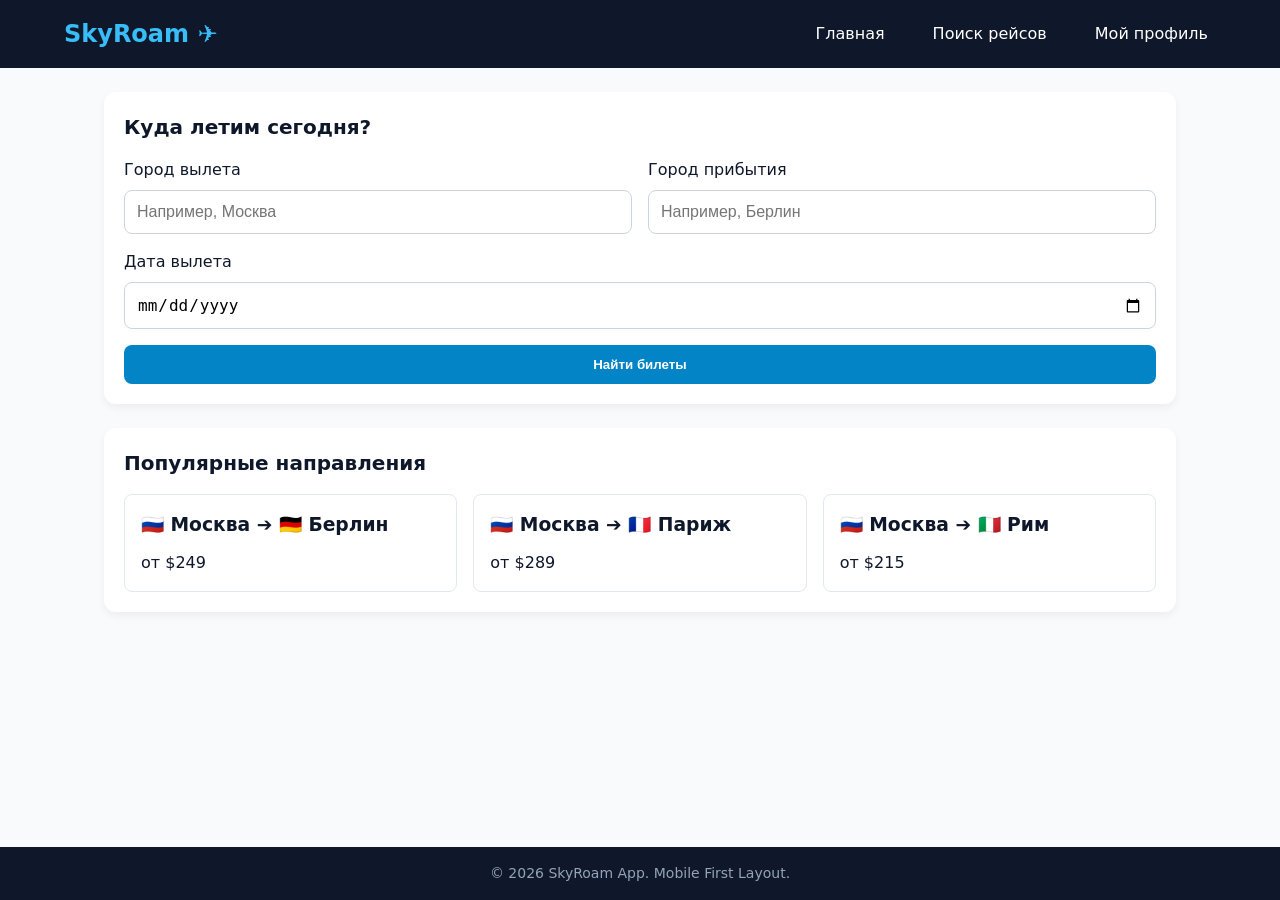
<file: index.html>
<!DOCTYPE html>
<html lang="ru">
<head>
  <meta charset="UTF-8">
  <!-- Обязательный тег масштабирования по заданию -->
  <meta name="viewport" content="width=device-width, initial-scale=1.0, maximum-scale=1.0, user-scalable=no">
  <title>SkyRoam | Главная</title>
  <link rel="stylesheet" href="css/style.css">
</head>
<body>

  <header>
    <nav>
      <a href="index.html" class="logo">SkyRoam ✈️</a>
      <ul class="nav-links">
        <li><a href="index.html">Главная</a></li>
        <li><a href="catalog.html">Поиск рейсов</a></li>
        <li><a href="profile.html">Мой профиль</a></li>
      </ul>
    </nav>
  </header>

  <main>
    <section>
      <h1>Куда летим сегодня?</h1>
      <form action="catalog.html">
        <div class="form-row">
          <div class="form-group">
            <label>Город вылета</label>
            <input type="text" placeholder="Например, Москва">
          </div>
          <div class="form-group">
            <label>Город прибытия</label>
            <input type="text" placeholder="Например, Берлин">
          </div>
        </div>
        <div class="form-group">
          <label>Дата вылета</label>
          <input type="date">
        </div>
        <button type="submit" class="btn">Найти билеты</button>
      </form>
    </section>

    <section>
      <h2>Популярные направления</h2>
      <div class="grid">
        <div class="card">
          <h3>🇷🇺 Москва ➔ 🇩🇪 Берлин</h3>
          <p>от $249</p>
        </div>
        <div class="card">
          <h3>🇷🇺 Москва ➔ 🇫🇷 Париж</h3>
          <p>от $289</p>
        </div>
        <div class="card">
          <h3>🇷🇺 Москва ➔ 🇮🇹 Рим</h3>
          <p>от $215</p>
        </div>
      </div>
    </section>
  </main>

  <footer>
    <p>© 2026 SkyRoam App. Mobile First Layout.</p>
  </footer>

</body>
</html>
</file>
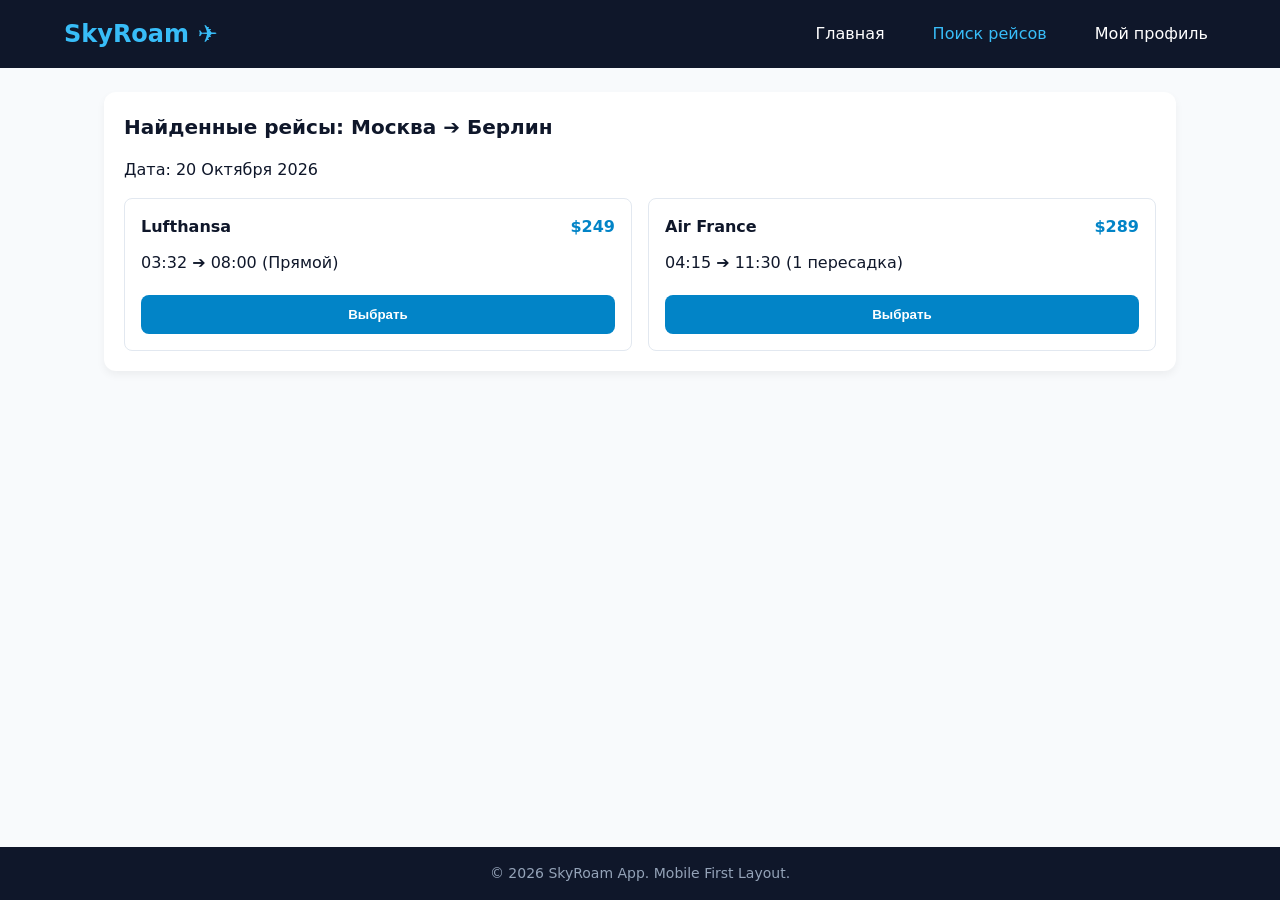
<file: catalog.html>
<!DOCTYPE html>
<html lang="ru">
<head>
  <meta charset="UTF-8">
  <meta name="viewport" content="width=device-width, initial-scale=1.0, maximum-scale=1.0, user-scalable=no">
  <title>SkyRoam | Результаты поиска</title>
  <link rel="stylesheet" href="css/style.css">
</head>
<body>

  <header>
    <nav>
      <a href="index.html" class="logo">SkyRoam ✈️</a>
      <ul class="nav-links">
        <li><a href="index.html">Главная</a></li>
        <li><a href="catalog.html" style="color: #38bdf8;">Поиск рейсов</a></li>
        <li><a href="profile.html">Мой профиль</a></li>
      </ul>
    </nav>
  </header>

  <main>
    <section>
      <h1>Найденные рейсы: Москва ➔ Берлин</h1>
      <p style="margin-bottom: 1rem;">Дата: 20 Октября 2026</p>
      
      <div class="grid">
        <article class="card">
          <div style="display: flex; justify-content: space-between;">
            <strong>Lufthansa</strong>
            <span style="color: #0284c7; font-weight: bold;">$249</span>
          </div>
          <p>03:32 ➔ 08:00 (Прямой)</p>
          <button class="btn" style="margin-top: 0.5rem;">Выбрать</button>
        </article>

        <article class="card">
          <div style="display: flex; justify-content: space-between;">
            <strong>Air France</strong>
            <span style="color: #0284c7; font-weight: bold;">$289</span>
          </div>
          <p>04:15 ➔ 11:30 (1 пересадка)</p>
          <button class="btn" style="margin-top: 0.5rem;">Выбрать</button>
        </article>
      </div>
    </section>
  </main>

  <footer>
    <p>© 2026 SkyRoam App. Mobile First Layout.</p>
  </footer>

</body>
</html>
</file>
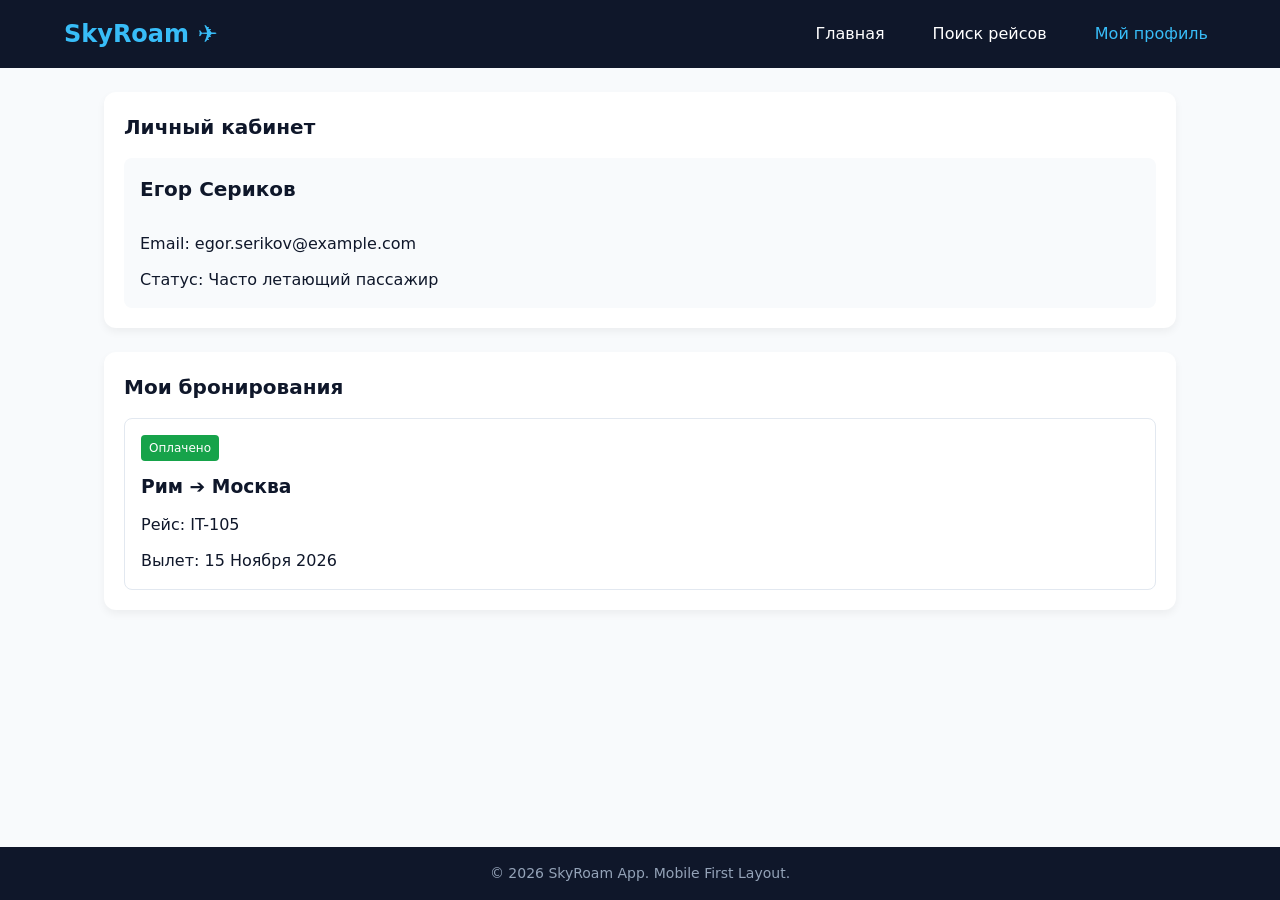
<file: profile.html>
<!DOCTYPE html>
<html lang="ru">
<head>
  <meta charset="UTF-8">
  <meta name="viewport" content="width=device-width, initial-scale=1.0, maximum-scale=1.0, user-scalable=no">
  <title>SkyRoam | Мой профиль</title>
  <link rel="stylesheet" href="css/style.css">
</head>
<body>

  <header>
    <nav>
      <a href="index.html" class="logo">SkyRoam ✈️</a>
      <ul class="nav-links">
        <li><a href="index.html">Главная</a></li>
        <li><a href="catalog.html">Поиск рейсов</a></li>
        <li><a href="profile.html" style="color: #38bdf8;">Мой профиль</a></li>
      </ul>
    </nav>
  </header>

  <main>
    <section>
      <h1>Личный кабинет</h1>
      <div class="form-row">
        <div class="card" style="flex: 1; border: none; background: #f8fafc;">
          <h2>Егор Сериков</h2>
          <p>Email: egor.serikov@example.com</p>
          <p>Статус: Часто летающий пассажир</p>
        </div>
      </div>
    </section>

    <section>
      <h2>Мои бронирования</h2>
      <div class="grid">
        <article class="card">
          <span style="background: #16a34a; color: white; padding: 0.25rem 0.5rem; border-radius: 0.25rem; font-size: 0.75rem; width: fit-content;">Оплачено</span>
          <h3>Рим ➔ Москва</h3>
          <p>Рейс: IT-105</p>
          <p>Вылет: 15 Ноября 2026</p>
        </article>
      </div>
    </section>
  </main>

  <footer>
    <p>© 2026 SkyRoam App. Mobile First Layout.</p>
  </footer>

</body>
</html>
</file>
<file: css/style.css>
/* =======================================================
   1. СБРОС СТИЛЕЙ (CSS Reset / Normalize)
   ======================================================= */
*, *::before, *::after {
  box-sizing: border-box;
  margin: 0;
  padding: 0;
}
html {
  font-size: 16px; /* 1rem = 16px */
  -webkit-text-size-adjust: 100%;
}
body {
  font-family: 'Segoe UI', system-ui, sans-serif;
  background-color: #f1f5f9; /* Мобильный фон */
  color: #0f172a;
  display: flex;
  flex-direction: column;
  min-height: 100vh;
  line-height: 1.5;
}
a { text-decoration: none; color: inherit; }
ul { list-style: none; }

/* =======================================================
   2. MOBILE FIRST СТИЛИ (Экраны до 480px и выше)
   ======================================================= */
/* Шапка и навигация */
header {
  background-color: #0f172a;
  color: #ffffff;
  padding: 1rem 5%;
}
nav {
  display: flex;
  flex-direction: column;
  align-items: center;
  gap: 1rem;
}
.logo {
  font-size: 1.5rem;
  font-weight: 700;
  color: #38bdf8;
}
.nav-links {
  display: flex;
  flex-direction: column;
  align-items: center;
  gap: 0.8rem;
  width: 100%;
}
.nav-links a {
  padding: 0.5rem;
  font-size: 1rem;
}

/* Основной контент */
main {
  flex: 1;
  padding: 1.5rem 5%;
  width: 100%;
  max-width: 1200px;
  margin: 0 auto;
}
section {
  background: #ffffff;
  border-radius: 0.75rem;
  padding: 1.25rem;
  margin-bottom: 1.5rem;
  box-shadow: 0 0.25rem 0.5rem rgba(0,0,0,0.05);
}
h1, h2 {
  font-size: 1.25rem;
  margin-bottom: 1rem;
}

/* Формы и кнопки */
.form-group {
  display: flex;
  flex-direction: column;
  gap: 0.5rem;
  margin-bottom: 1rem;
}
input {
  padding: 0.75rem;
  border: 1px solid #cbd5e1;
  border-radius: 0.5rem;
  font-size: 1rem;
  width: 100%;
}
.btn {
  display: block;
  width: 100%;
  background: #0284c7;
  color: #fff;
  text-align: center;
  padding: 0.75rem;
  border-radius: 0.5rem;
  font-weight: bold;
  border: none;
}

/* Флекс-сетка для карточек */
.grid {
  display: flex;
  flex-direction: column;
  gap: 1rem;
}
.card {
  border: 1px solid #e2e8f0;
  border-radius: 0.5rem;
  padding: 1rem;
  display: flex;
  flex-direction: column;
  gap: 0.75rem;
}

/* Подвал */
footer {
  background-color: #0f172a;
  color: #94a3b8;
  text-align: center;
  padding: 1rem;
  font-size: 0.875rem;
}

/* =======================================================
   3. МЕДИА-ЗАПРОСЫ (Десктопы, min-width: 768px)
   ======================================================= */
@media (min-width: 768px) {
  body {
    background-color: #f8fafc;
  }
  
  nav {
    flex-direction: row;
    justify-content: space-between;
  }
  
  .nav-links {
    flex-direction: row;
    width: auto;
    gap: 2rem;
  }

  .grid {
    flex-direction: row;
    flex-wrap: wrap;
  }
  
  .card {
    flex: 1 1 calc(33.333% - 1rem); /* 3 колонки на ПК */
  }

  .form-row {
    display: flex;
    gap: 1rem;
  }
  
  .form-row .form-group {
    flex: 1;
  }
}
</file>
